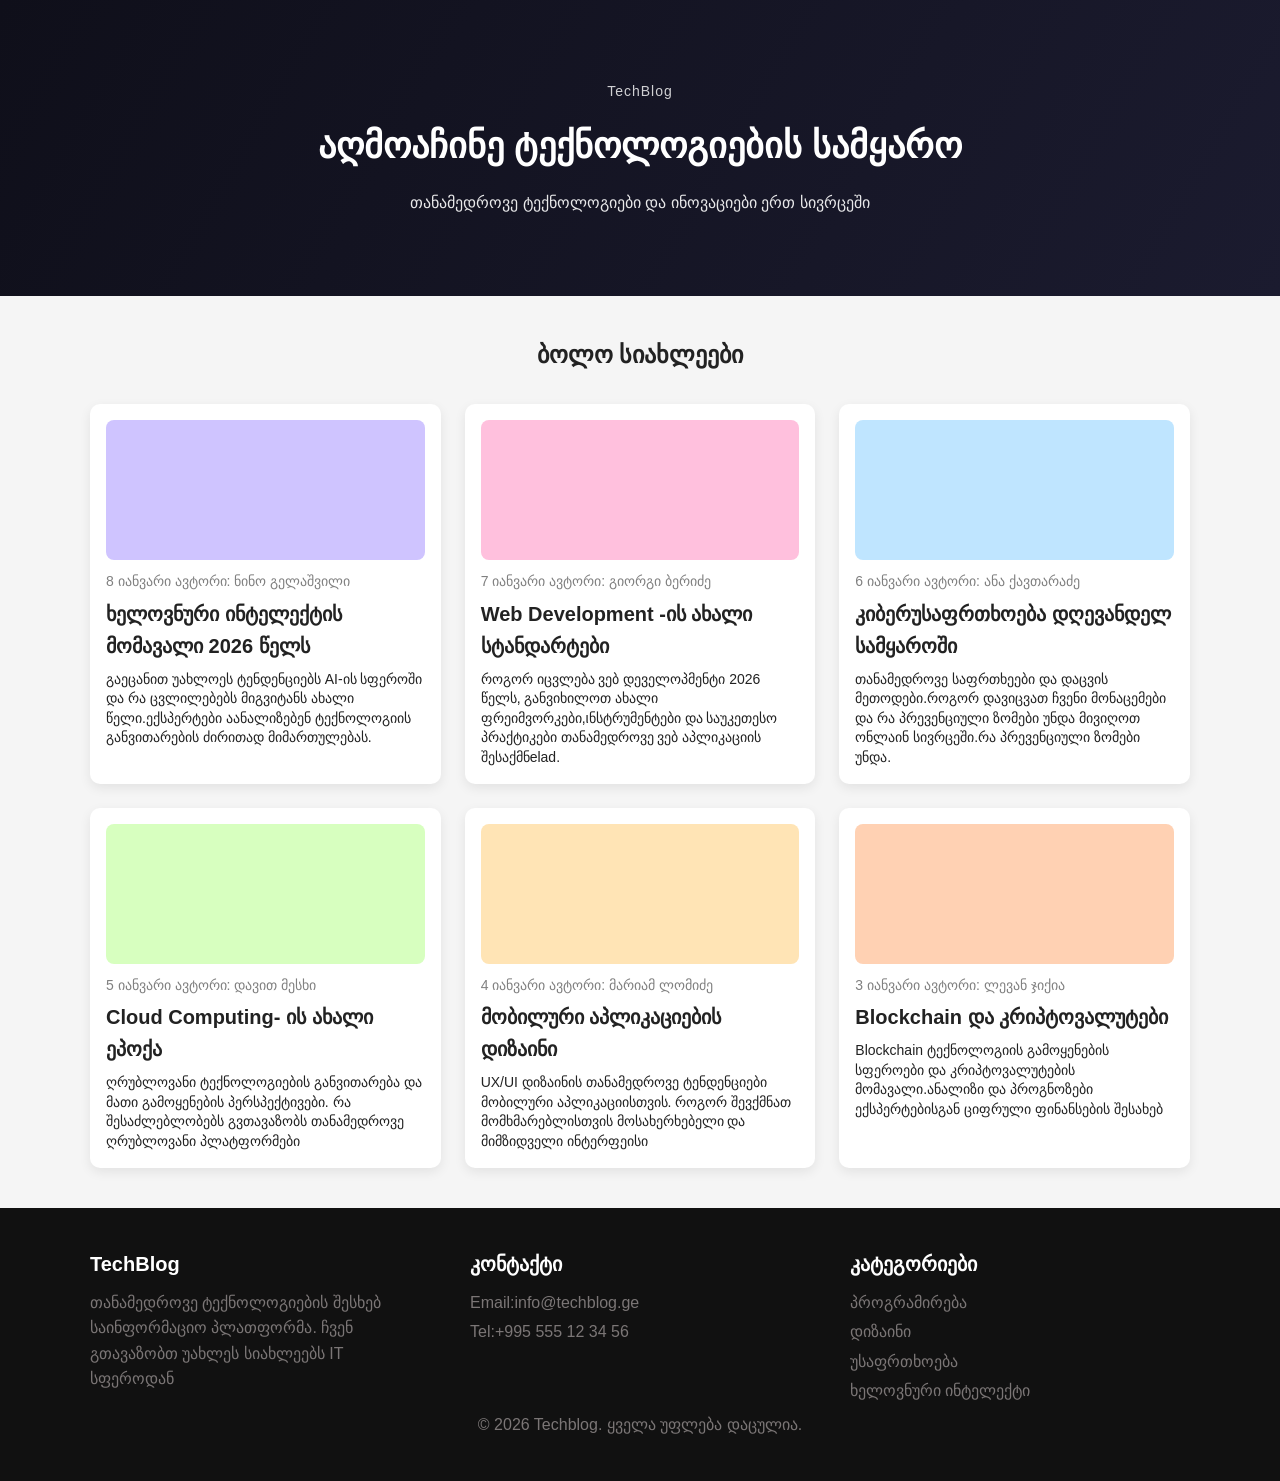
<file: css/index.html>
<!DOCTYPE html>
<html lang="en">
<head>
    <meta charset="UTF-8">
    <meta name="viewport" content="width=device-width, initial-scale=1.0">
    <title>Introduction to CSS</title>
    <link rel="stylesheet" href="style.css"/>
</head>
<body>
  <!--header-->  
  <header class="hero">
    <section class="hero-content">
       <p class="tag">TechBlog</p>
        <h1>აღმოაჩინე ტექნოლოგიების სამყარო</h1>
        <p class="subtitle">თანამედროვე ტექნოლოგიები და ინოვაციები ერთ სივრცეში</p>
    </section>
  </header>
  <!--MAIN CONTENT-->
  <main>
     <section class="articles">
        <h2>ბოლო სიახლეები</h2>
        <section class="cards">
            <!--CARD 1-->
            <article class="card">
                <section class="card-image purple"></section>
                <p class="meta">
                    <time datetime="2026-01-08">8 იანვარი</time> ავტორი: ნინო გელაშვილი</p>
                    <h3>ხელოვნური ინტელექტის მომავალი 2026 წელს</h3>
                    <p>გაეცანით უახლოეს ტენდენციებს AI-ის სფეროში და რა ცვლილებებს მიგვიტანს ახალი წელი.ექსპერტები აანალიზებენ ტექნოლოგიის განვითარების ძირითად მიმართულებას.</p>
            </article>
            <!--CARD 2-->
            <article class="card">
                <section class="card-image pink"></section>
                <p class="meta">
                    <time datetime="2026-01-07"> 7 იანვარი </time>ავტორი: გიორგი ბერიძე
                </p>
                     <h3>Web Development -ის ახალი სტანდარტები</h3>
                     <p>როგორ იცვლება ვებ დეველოპმენტი 2026 წელს, განვიხილოთ ახალი ფრეიმვორკები,ιნსტრუმენტები და საუკეთესო პრაქტიკები თანამედროვე ვებ აპლიკაციის შესაქმნelad.</p>
            </article> 
            <!--CARD 3-->
            <article class="card">
                <section class="card-image blue"></section>
                <p class="meta">
                    <time datetime="2026-01-06"> 6 იანვარი </time>ავტორი: ანა ქავთარაძე
                </p>
                <h3>კიბერუსაფრთხოება დღევანდელ სამყაროში</h3>
                    <p>თანამედროვე საფრთხეები და დაცვის მეთოდები.როგორ დავიცვათ ჩვენი მონაცემები და რა პრევენციული ზომები უნდა მივიღოთ ონლაინ სივრცეში.რა პრევენციული ზომები უნდა.</p>
            
            </article>
            <!--CARD 4-->
            <article class="card">
                <section class="card-image green"></section>
                <p class="meta">
                    <time datetime="2026-01-05">5 იანვარი</time> ავტორი: დავით მესხი</p>
                    <h3>Cloud Computing- ის ახალი ეპოქა</h3>
                    <p>ღრუბლოვანი ტექნოლოგიების განვითარება და მათი გამოყენების პერსპექტივები. რა შესაძლებლობებს  გვთავაზობს თანამედროვე ღრუბლოვანი პლატფორმები</p>
                    
            </article>
            <!--CARD 5-->
            <article class="card">
                <section class="card-image yellow"></section>
                <p class="meta">
                    <time datetime="2026-01-04">4 იანვარი</time> ავტორი: მარიამ ლომიძე</p>
                    <h3>მობილური აპლიკაციების დიზაინი</h3>
                    <p>UX/UI დიზაინის თანამედროვე ტენდენციები მობილური აპლიკაციისთვის. როგორ შევქმნათ მომხმარებლისთვის მოსახერხებელი და მიმზიდველი ინტერფეისი</p>

            </article>
            <!--CAED 6-->
            <article class="card">
                <section class="card-image orange"></section>
                <p class="meta">
                    <time datetime="2026-01-03">3 იანვარი</time> ავტორი: ლევან ჯიქია</p>
                    <h3>Blockchain და კრიპტოვალუტები</h3>
                    <p>Blockchain ტექნოლოგიის გამოყენების სფეროები და კრიპტოვალუტების მომავალი.ანალიზი და პროგნოზები ექსპერტებისგან ციფრული ფინანსების შესახებ</p>
                
            </article>
        </section>
    </section>
  </main>
  <!--footer-->
  <footer class="footer">
    <section class="footer-content">
        <section>
            <h4>TechBlog</h4>
            <p>თანამედროვე ტექნოლოგიების შესხებ საინფორმაციო პლათფორმა. ჩვენ გთავაზობთ უახლეს სიახლეებს IT სფეროდან</p>
        </section>
        <section>
            <h4>კონტაქტი</h4>
            <p>Email:info@techblog.ge</p>
            <p>Tel:+995 555 12 34 56</p>
        </section>
        <section>
            <h4>კატეგორიები</h4>
            <p>პროგრამირება</p>
            <p>დიზაინი</p>
            <p>უსაფრთხოება</p>
            <p>ხელოვნური ინტელექტი</p>
        </section>
    </section>
    <p class="copyright">
       © 2026 Techblog. ყველა უფლება დაცულია.
    </p>
  </footer>
</body>
</html>
</file>
<file: css/style.css>
* {
  margin: 0;
  padding: 0;
  box-sizing: border-box;
}

body {
  font-family: 'Poppins', sans-serif;
  background-color: #f5f5f5;
  color: #222;
  line-height: 1.6;
}

/* HERO */
.hero {
  background: linear-gradient(120deg, #0f0f1a, #1b1b2f);
  color: white;
  padding: 80px 20px;
  text-align: center;
}

.hero .tag {
  font-size: 14px;
  opacity: 0.8;
  letter-spacing: 1px;
}

.hero h1 {
  margin: 15px 0;
  font-size: 36px;
  font-weight: bold;
}

.subtitle {
  font-size: 16px;
  opacity: 0.9;
}

/* MAIN */
main {
  padding: 40px 20px;
  text-align: center;
}

.articles h2 {
  margin-bottom: 30px;
  font-size: 24px;
  font-weight: bold;
}

/* CARDS */
.cards {
  display: grid;
  grid-template-columns: repeat(3, 1fr);
  gap: 24px;
  max-width: 1100px;
  margin: 0 auto;
}

.card {
  background: white;
  padding: 16px;
  text-align: left;
  border-radius: 10px;
  box-shadow: 0 4px 12px rgba(0,0,0,0.08);
  transition: 0.3s;
}

.card:hover {
  transform: translateY(-5px);
}


.card-image {
  height: 140px;
  margin-bottom: 12px;
  border-radius: 8px;
}

/* COLORS */
.purple { background: #cfc4ff; }
.pink   { background: #ffc0dd; }
.blue   { background: #bfe5ff; }
.green  { background: #d7ffbf; }
.yellow { background: #ffe4b5; }
.orange { background: #ffd1b3; }

.meta {
  font-size: 12px;
  color: gray;
  margin-bottom: 6px;
}

.card h3 {
  font-size: 20px;
  margin-bottom: 8px;
}

.card p {
  font-size: 14px;
  line-height: 1.4;
}

/* FOOTER */
.footer {
  background: #111;
  color: white;
  padding: 40px 20px;
}

.footer-content {
  display: flex;
  justify-content: space-between;
  align-items: flex-start;
  max-width: 1100px;
  margin: 0 auto;
  gap: 40px;
  flex-wrap: wrap;
}
.footer-content section{
  flex: 1;
  min-width: 250px;
}

.footer h4 {
  margin-bottom: 10px;
  font-size: 20px;

}

.footer p {
  margin: 4px 0;
  font-size: 16px;
  color: #7b7676;
}

.copyright {
   text-align: center;
  margin-top: 30px;
    margin: 0;
  padding: 0;
  box-sizing: border-box
}
</file>
